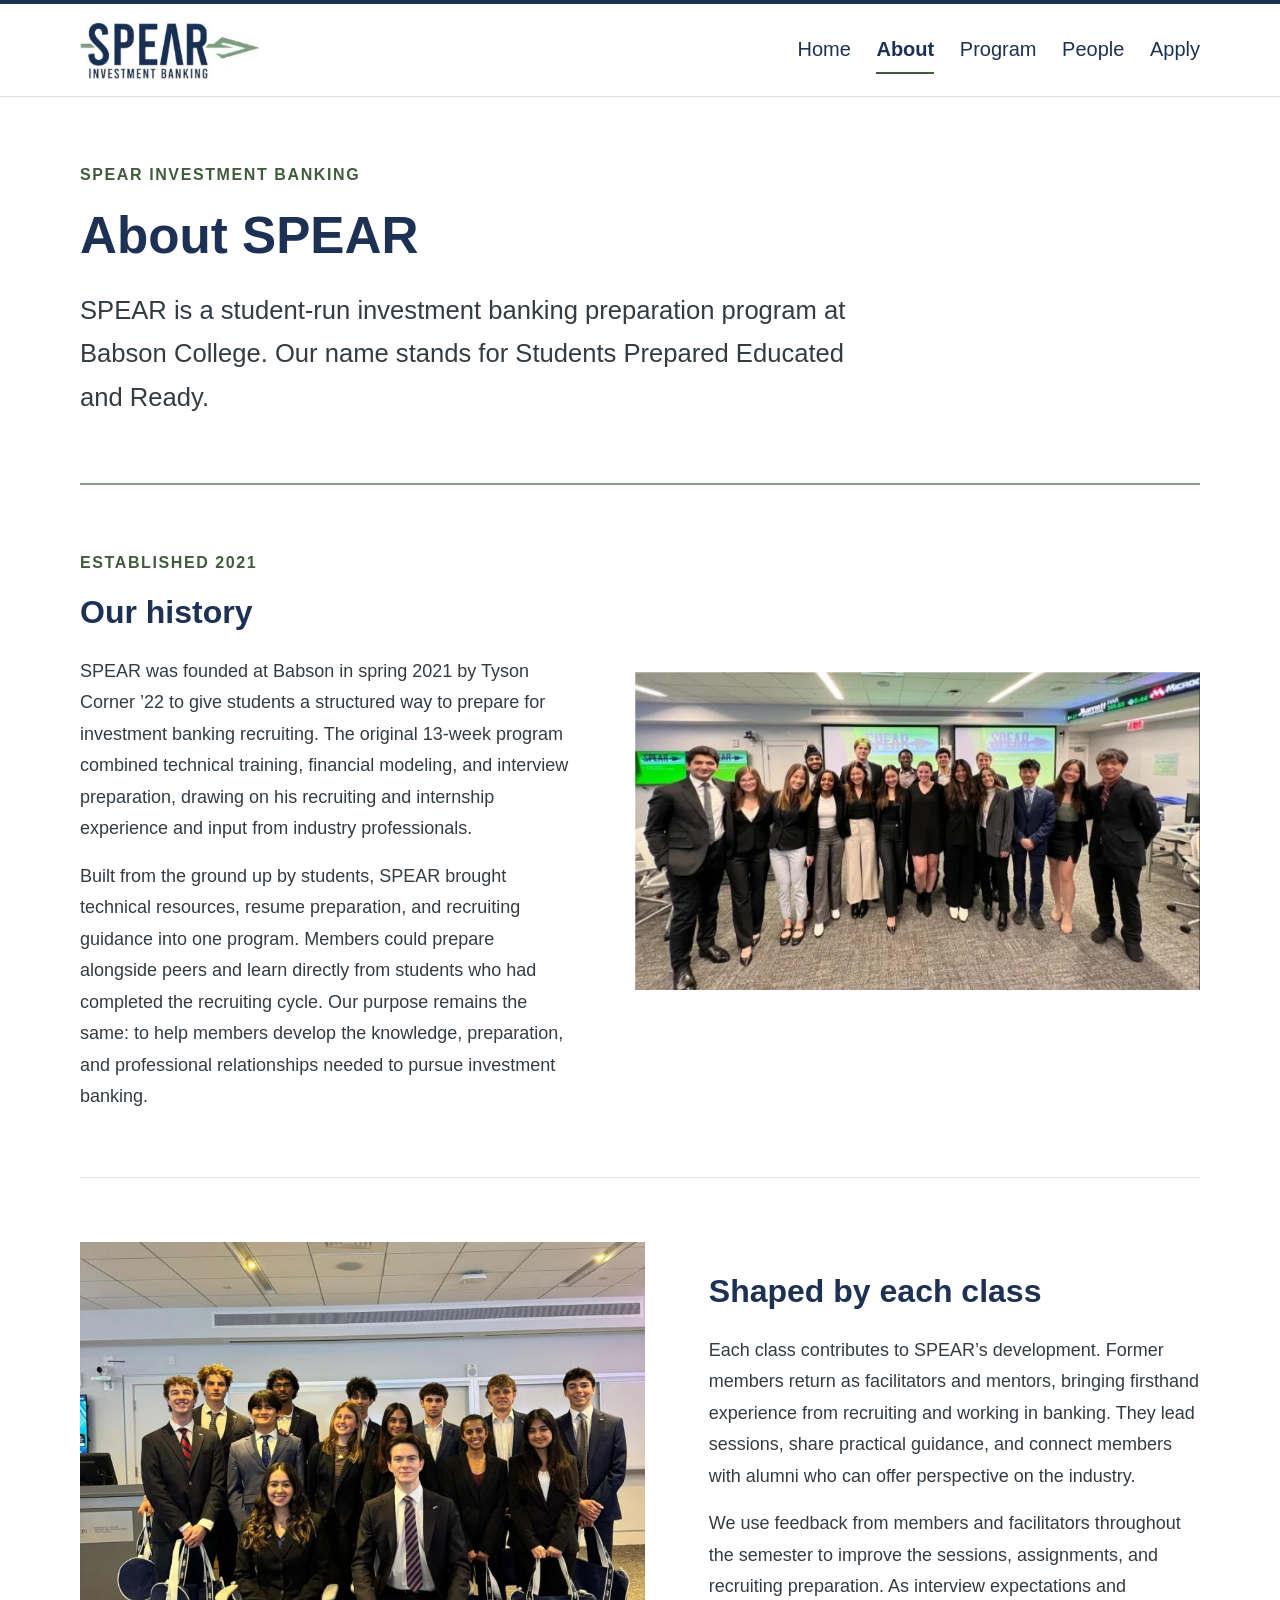
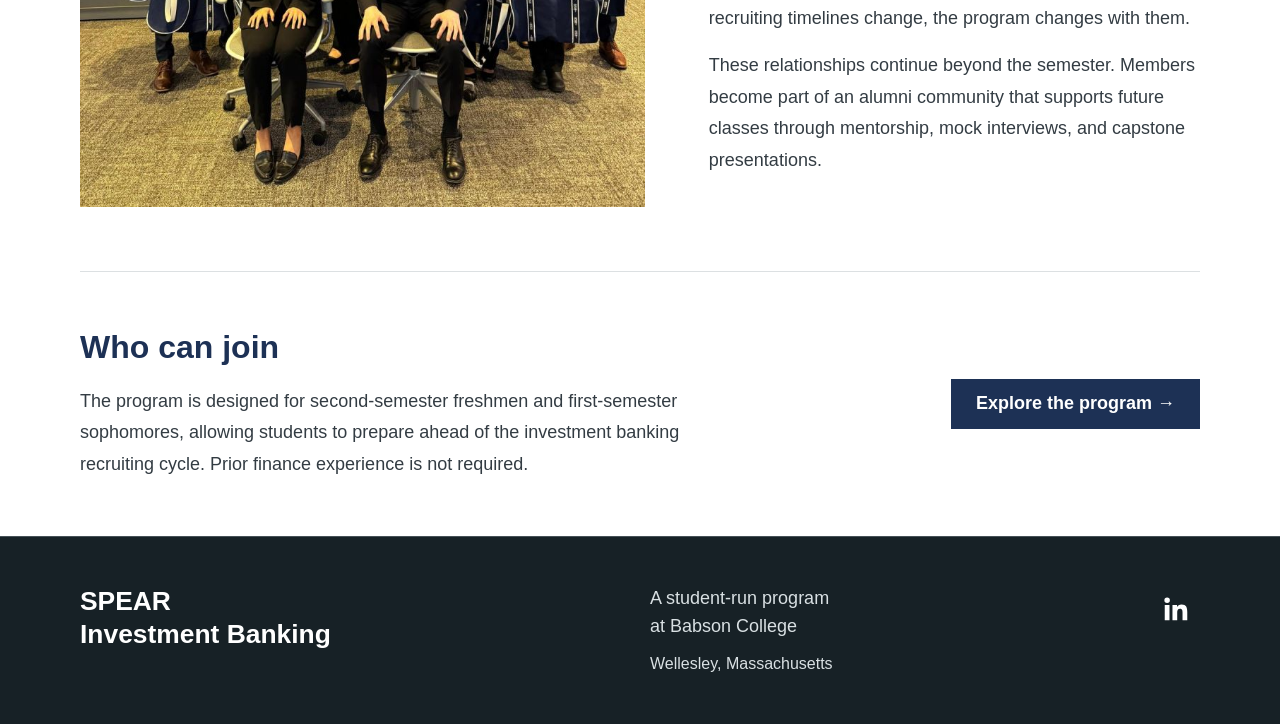
<file: about.html>
<!doctype html>
<html lang="en">
<head>
<meta charset="utf-8">
<meta name="viewport" content="width=device-width, initial-scale=1">
<title>About | SPEAR Investment Banking</title>
<meta name="description" content="About SPEAR Investment Banking, a student-run program at Babson College.">
<link rel="stylesheet" href="styles.css?v=about-overview-2">
</head>
<body>
<a class="skip-link" href="#main">Skip to content</a>
<header class="site-header"><div class="wrap header-inner">
<a class="logo" href="index.html" aria-label="SPEAR home"><img src="images/spear-logo.jpeg" alt="SPEAR Investment Banking"></a>
<nav class="nav-links" aria-label="Main navigation"><a href="index.html">Home</a>
<a href="about.html" aria-current="page">About</a>
<a href="program.html">Program</a>
<a href="people.html">People</a>
<a href="apply.html">Apply</a></nav>
</div></header>
<main id="main" class="about-page about-history-page">
<section class="wrap about-opening"><p class="overline">SPEAR Investment Banking</p><h1>About SPEAR</h1><p class="intro">SPEAR is a student-run investment banking preparation program at Babson College. Our name stands for Students Prepared Educated and Ready.</p></section>
<section class="wrap founding-story"><div><p class="overline">Established 2021</p><h2>Our history</h2><p>SPEAR was founded at Babson in spring 2021 by Tyson Corner ’22 to give students a structured way to prepare for investment banking recruiting. The original 13-week program combined technical training, financial modeling, and interview preparation, drawing on his recruiting and internship experience and input from industry professionals.</p><p>Built from the ground up by students, SPEAR brought technical resources, resume preparation, and recruiting guidance into one program. Members could prepare alongside peers and learn directly from students who had completed the recruiting cycle. Our purpose remains the same: to help members develop the knowledge, preparation, and professional relationships needed to pursue investment banking.</p></div><figure class="founding-photo"><img src="images/founding-class.webp" width="650" height="365" alt="SPEAR participants gathered in the Cutler Center" decoding="async"></figure></section>
<section class="wrap evolving-story"><figure class="cohort-photo"><img src="images/spear-cohort.jpg" width="800" height="1066" alt="SPEAR students gathered for a group photograph" loading="lazy" decoding="async"></figure><div><h2>Shaped by each class</h2><p>Each class contributes to SPEAR’s development. Former members return as facilitators and mentors, bringing firsthand experience from recruiting and working in banking. They lead sessions, share practical guidance, and connect members with alumni who can offer perspective on the industry.</p><p>We use feedback from members and facilitators throughout the semester to improve the sessions, assignments, and recruiting preparation. As interview expectations and recruiting timelines change, the program changes with them.</p><p>These relationships continue beyond the semester. Members become part of an alumni community that supports future classes through mentorship, mock interviews, and capstone presentations.</p></div></section>

<section class="wrap about-joining section"><div><h2>Who can join</h2><p>The program is designed for second-semester freshmen and first-semester sophomores, allowing students to prepare ahead of the investment banking recruiting cycle. Prior finance experience is not required.</p></div><a class="button" href="program.html">Explore the program →</a></section></main>
<footer class="site-footer"><div class="wrap footer-inner">
<p class="footer-title">SPEAR<br>Investment Banking</p>
<div class="footer-details"><p>A student-run program<br>at Babson College</p><p class="footer-location">Wellesley, Massachusetts</p></div>
<a class="footer-linkedin" href="https://www.linkedin.com/company/spear-ib/home/" aria-label="SPEAR Investment Banking on LinkedIn"><svg viewBox="0 0 24 24" aria-hidden="true" focusable="false"><path fill="currentColor" d="M20.447 20.452h-3.554v-5.569c0-1.328-.027-3.037-1.852-3.037-1.853 0-2.136 1.445-2.136 2.939v5.667H9.351V9h3.414v1.561h.049c.476-.9 1.637-1.85 3.37-1.85 3.601 0 4.267 2.37 4.267 5.455v6.286zM5.337 7.433a2.062 2.062 0 1 1 0-4.124 2.062 2.062 0 0 1 0 4.124zM7.119 20.452H3.555V9h3.564v11.452z"/></svg></a>
</div></footer>
</body>
</html>
</file>
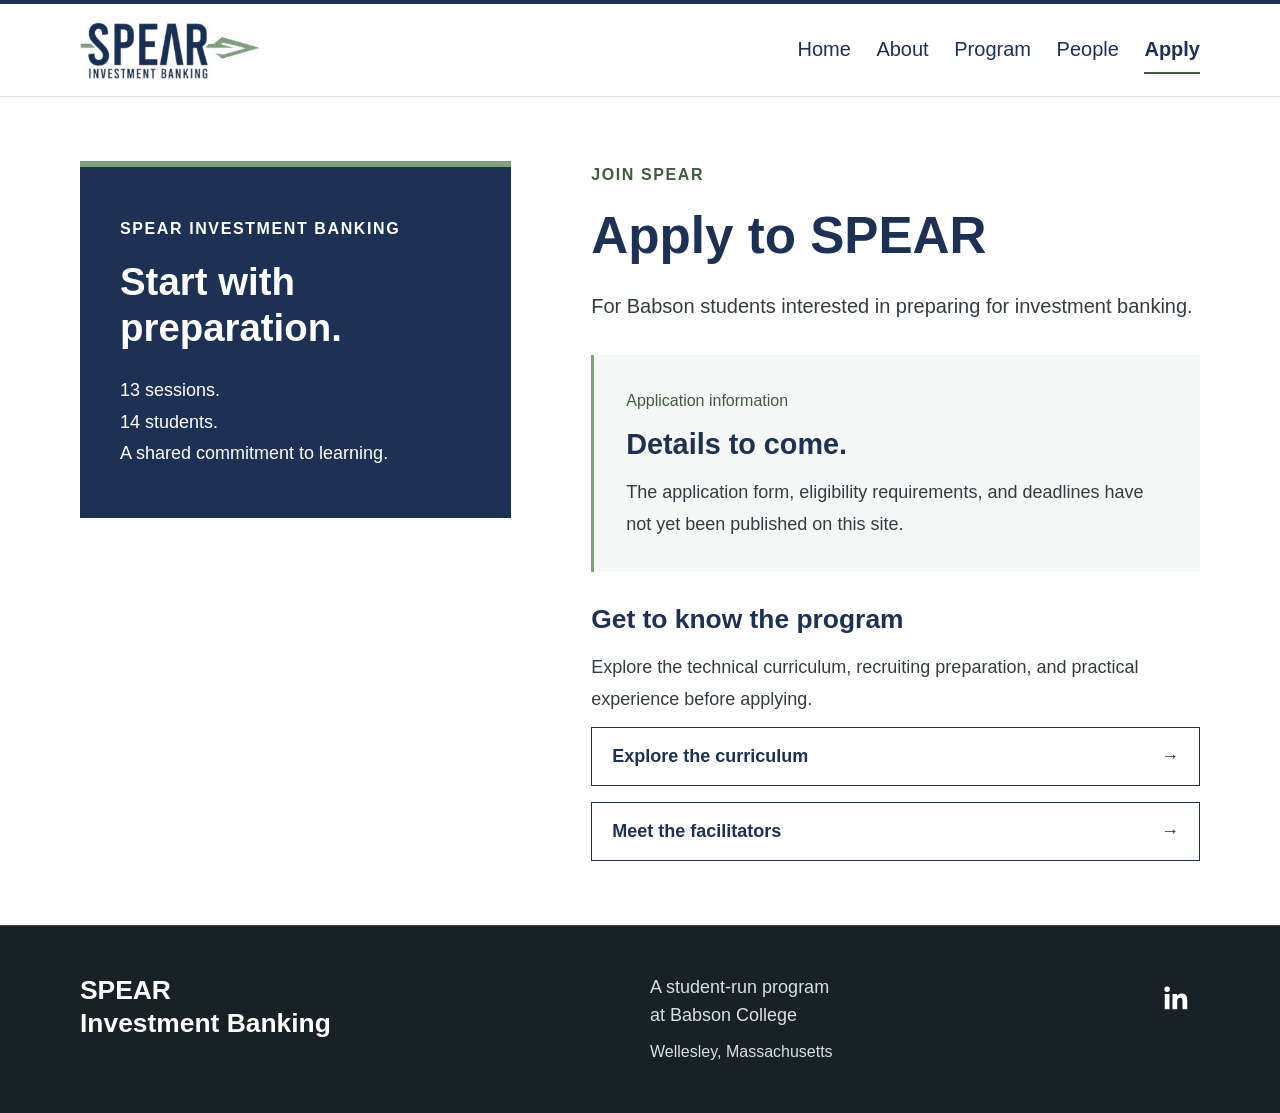
<file: apply.html>
<!doctype html>
<html lang="en">
<head>
<meta charset="utf-8">
<meta name="viewport" content="width=device-width, initial-scale=1">
<title>Apply | SPEAR Investment Banking</title>
<meta name="description" content="Application information for SPEAR Investment Banking at Babson College.">
<link rel="stylesheet" href="styles.css?v=about-history-1">
</head>
<body>
<a class="skip-link" href="#main">Skip to content</a>
<header class="site-header"><div class="wrap header-inner">
<a class="logo" href="index.html" aria-label="SPEAR home"><img src="images/spear-logo.jpeg" alt="SPEAR Investment Banking"></a>
<nav class="nav-links" aria-label="Main navigation"><a href="index.html">Home</a>
<a href="about.html">About</a>
<a href="program.html">Program</a>
<a href="people.html">People</a>
<a href="apply.html" aria-current="page">Apply</a></nav>
</div></header>
<main id="main" class="apply-page"><div class="wrap apply-layout"><aside class="apply-visual"><div><p class="overline">SPEAR Investment Banking</p><h2>Start with<br>preparation.</h2><p>13 sessions.<br>14 students.<br>A shared commitment to learning.</p></div></aside><div class="apply-content"><p class="overline">Join SPEAR</p><h1>Apply to SPEAR</h1><p class="intro">For Babson students interested in preparing for investment banking.</p><section class="application-status" aria-labelledby="application-status-title"><p class="status-label">Application information</p><h2 id="application-status-title">Details to come.</h2><p>The application form, eligibility requirements, and deadlines have not yet been published on this site.</p></section><section class="application-prepare"><h2>Get to know the program</h2><p>Explore the technical curriculum, recruiting preparation, and practical experience before applying.</p><a class="application-link" href="program.html"><span>Explore the curriculum</span><span aria-hidden="true">→</span></a><a class="application-link" href="people.html"><span>Meet the facilitators</span><span aria-hidden="true">→</span></a></section></div></div></main>
<footer class="site-footer"><div class="wrap footer-inner">
<p class="footer-title">SPEAR<br>Investment Banking</p>
<div class="footer-details"><p>A student-run program<br>at Babson College</p><p class="footer-location">Wellesley, Massachusetts</p></div>
<a class="footer-linkedin" href="https://www.linkedin.com/company/spear-ib/home/" aria-label="SPEAR Investment Banking on LinkedIn"><svg viewBox="0 0 24 24" aria-hidden="true" focusable="false"><path fill="currentColor" d="M20.447 20.452h-3.554v-5.569c0-1.328-.027-3.037-1.852-3.037-1.853 0-2.136 1.445-2.136 2.939v5.667H9.351V9h3.414v1.561h.049c.476-.9 1.637-1.85 3.37-1.85 3.601 0 4.267 2.37 4.267 5.455v6.286zM5.337 7.433a2.062 2.062 0 1 1 0-4.124 2.062 2.062 0 0 1 0 4.124zM7.119 20.452H3.555V9h3.564v11.452z"/></svg></a>
</div></footer>
</body>
</html>
</file>
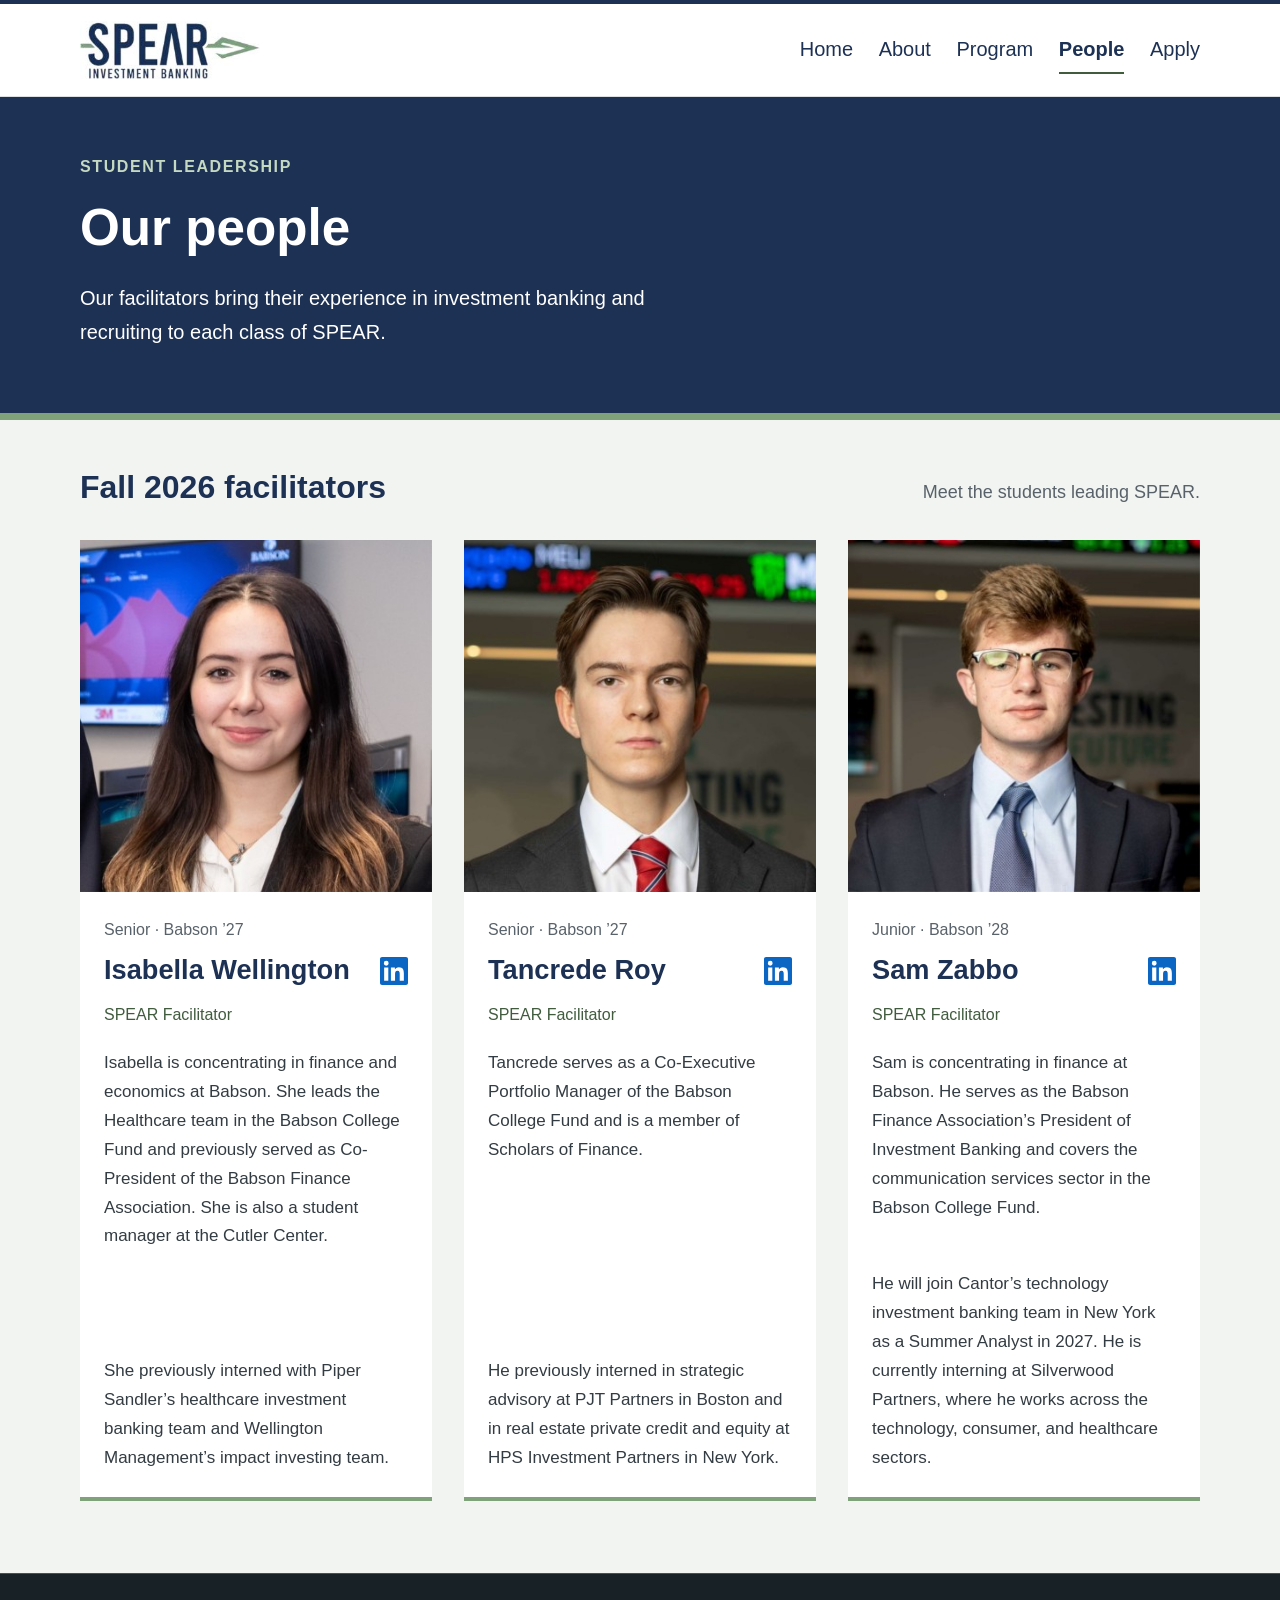
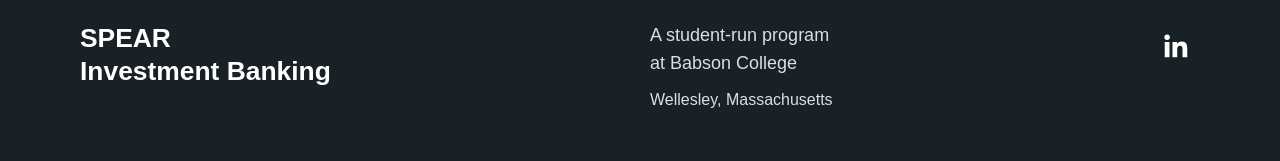
<file: people.html>
<!doctype html>
<html lang="en">
<head>
<meta charset="utf-8">
<meta name="viewport" content="width=device-width, initial-scale=1">
<title>People | SPEAR Investment Banking</title>
<meta name="description" content="Student leadership, mentorship, and alumni connections at SPEAR.">
<link rel="stylesheet" href="styles.css?v=polish-1">
</head>
<body>
<a class="skip-link" href="#main">Skip to content</a>
<header class="site-header"><div class="wrap header-inner">
<a class="logo" href="index.html" aria-label="SPEAR home"><img src="images/spear-logo.jpeg" alt="SPEAR Investment Banking"></a>
<nav class="nav-links" aria-label="Main navigation"><a href="index.html">Home</a>
<a href="about.html">About</a>
<a href="program.html">Program</a>
<a href="people.html" aria-current="page">People</a>
<a href="apply.html">Apply</a></nav>
</div></header>
<main id="main" class="people-page people-editorial"><section class="team-title-band"><div class="wrap"><p class="overline">Student leadership</p><h1>Our people</h1><p class="intro">Our facilitators bring their experience in investment banking and recruiting to each class of SPEAR.</p></div></section><section class="wrap team-showcase" aria-labelledby="team-heading"><div class="team-showcase-heading"><h2 id="team-heading">Fall 2026 facilitators</h2><p>Meet the students leading SPEAR.</p></div><div class="team-profile-grid"><article class="team-profile"><figure class="person-portrait"><img src="images/people/isabella.jpg" alt="Isabella Wellington" width="400" height="400" decoding="async"></figure><div class="team-profile-content"><p class="class-year">Senior · Babson ’27</p><div class="profile-title"><h3>Isabella Wellington</h3><a class="linkedin-link" href="https://www.linkedin.com/in/isabella-wellington" aria-label="Isabella Wellington on LinkedIn" title="Isabella Wellington on LinkedIn"><svg viewBox="0 0 24 24" aria-hidden="true" focusable="false"><path fill="currentColor" d="M20.447 20.452h-3.554v-5.569c0-1.328-.027-3.037-1.852-3.037-1.853 0-2.136 1.445-2.136 2.939v5.667H9.351V9h3.414v1.561h.049c.476-.9 1.637-1.85 3.37-1.85 3.601 0 4.267 2.37 4.267 5.455v6.286zM5.337 7.433a2.062 2.062 0 1 1 0-4.124 2.062 2.062 0 0 1 0 4.124zM7.119 20.452H3.555V9h3.564v11.452zM22.225 0H1.771C.792 0 0 .774 0 1.729v20.542C0 23.227.792 24 1.771 24h20.451C23.2 24 24 23.227 24 22.271V1.729C24 .774 23.2 0 22.222 0z"/></svg></a></div><p class="profile-position">SPEAR Facilitator</p><div class="profile-bio"><p>Isabella is concentrating in finance and economics at Babson. She leads the Healthcare team in the Babson College Fund and previously served as Co-President of the Babson Finance Association. She is also a student manager at the Cutler Center.</p><p class="profile-experience">She previously interned with Piper Sandler’s healthcare investment banking team and Wellington Management’s impact investing team.</p></div></div></article>
<article class="team-profile"><figure class="person-portrait"><img src="images/people/tancrede.jpg" alt="Tancrede Roy" width="400" height="400" decoding="async" class="portrait-trim"></figure><div class="team-profile-content"><p class="class-year">Senior · Babson ’27</p><div class="profile-title"><h3>Tancrede Roy</h3><a class="linkedin-link" href="https://www.linkedin.com/in/tancrede-roy" aria-label="Tancrede Roy on LinkedIn" title="Tancrede Roy on LinkedIn"><svg viewBox="0 0 24 24" aria-hidden="true" focusable="false"><path fill="currentColor" d="M20.447 20.452h-3.554v-5.569c0-1.328-.027-3.037-1.852-3.037-1.853 0-2.136 1.445-2.136 2.939v5.667H9.351V9h3.414v1.561h.049c.476-.9 1.637-1.85 3.37-1.85 3.601 0 4.267 2.37 4.267 5.455v6.286zM5.337 7.433a2.062 2.062 0 1 1 0-4.124 2.062 2.062 0 0 1 0 4.124zM7.119 20.452H3.555V9h3.564v11.452zM22.225 0H1.771C.792 0 0 .774 0 1.729v20.542C0 23.227.792 24 1.771 24h20.451C23.2 24 24 23.227 24 22.271V1.729C24 .774 23.2 0 22.222 0z"/></svg></a></div><p class="profile-position">SPEAR Facilitator</p><div class="profile-bio"><p>Tancrede serves as a Co-Executive Portfolio Manager of the Babson College Fund and is a member of Scholars of Finance.</p><p class="profile-experience">He previously interned in strategic advisory at PJT Partners in Boston and in real estate private credit and equity at HPS Investment Partners in New York.</p></div></div></article>
<article class="team-profile"><figure class="person-portrait"><img src="images/people/sam.jpg" alt="Sam Zabbo" width="400" height="400" decoding="async"></figure><div class="team-profile-content"><p class="class-year">Junior · Babson ’28</p><div class="profile-title"><h3>Sam Zabbo</h3><a class="linkedin-link" href="https://www.linkedin.com/in/sam-zabbo-a08695302" aria-label="Sam Zabbo on LinkedIn" title="Sam Zabbo on LinkedIn"><svg viewBox="0 0 24 24" aria-hidden="true" focusable="false"><path fill="currentColor" d="M20.447 20.452h-3.554v-5.569c0-1.328-.027-3.037-1.852-3.037-1.853 0-2.136 1.445-2.136 2.939v5.667H9.351V9h3.414v1.561h.049c.476-.9 1.637-1.85 3.37-1.85 3.601 0 4.267 2.37 4.267 5.455v6.286zM5.337 7.433a2.062 2.062 0 1 1 0-4.124 2.062 2.062 0 0 1 0 4.124zM7.119 20.452H3.555V9h3.564v11.452zM22.225 0H1.771C.792 0 0 .774 0 1.729v20.542C0 23.227.792 24 1.771 24h20.451C23.2 24 24 23.227 24 22.271V1.729C24 .774 23.2 0 22.222 0z"/></svg></a></div><p class="profile-position">SPEAR Facilitator</p><div class="profile-bio"><p>Sam is concentrating in finance at Babson. He serves as the Babson Finance Association’s President of Investment Banking and covers the communication services sector in the Babson College Fund.</p><p class="profile-experience">He will join Cantor’s technology investment banking team in New York as a Summer Analyst in 2027. He is currently interning at Silverwood Partners, where he works across the technology, consumer, and healthcare sectors.</p></div></div></article></div></section></main>
<footer class="site-footer"><div class="wrap footer-inner">
<p class="footer-title">SPEAR<br>Investment Banking</p>
<div class="footer-details"><p>A student-run program<br>at Babson College</p><p class="footer-location">Wellesley, Massachusetts</p></div>
<a class="footer-linkedin" href="https://www.linkedin.com/company/spear-ib/home/" aria-label="SPEAR Investment Banking on LinkedIn"><svg viewBox="0 0 24 24" aria-hidden="true" focusable="false"><path fill="currentColor" d="M20.447 20.452h-3.554v-5.569c0-1.328-.027-3.037-1.852-3.037-1.853 0-2.136 1.445-2.136 2.939v5.667H9.351V9h3.414v1.561h.049c.476-.9 1.637-1.85 3.37-1.85 3.601 0 4.267 2.37 4.267 5.455v6.286zM5.337 7.433a2.062 2.062 0 1 1 0-4.124 2.062 2.062 0 0 1 0 4.124zM7.119 20.452H3.555V9h3.564v11.452z"/></svg></a>
</div></footer>
</body>
</html>
</file>
<file: styles.css>
/* Shared colors and type: restrained institutional styling across all pages. */
:root {
  --navy: #1d3155;
  --green: #80a27b;
  --green-ink: #405c3d;
  --text: #333c43;
  --muted: #59626a;
  --line: #dce0e2;
  --white: #ffffff;
  --surface: #f6f7f7;
  --sans: Calibri, Arial, Helvetica, sans-serif;
}
* { box-sizing: border-box; }
html { scroll-behavior: smooth; scroll-padding-top: 7rem; }
body { margin: 0; background: var(--white); color: var(--text); font: 1.125rem/1.75 var(--sans); }
a { color: var(--navy); text-underline-offset: .25em; }
a:hover { color: var(--green-ink); }
a:focus-visible { outline: 2px solid var(--green-ink); outline-offset: 5px; }
h1, h2, h3, p, figure { margin: 0; }
h1, h2, h3 { font-family: var(--sans); font-weight: 700; color: var(--navy); line-height: 1.2; }
h1 { font-size: clamp(2.25rem, 4vw, 3.5rem); }
h2 { font-size: clamp(1.875rem, 2.5vw, 2.25rem); }
h3 { font-size: 1.5rem; }
p + p { margin-top: 1rem; }
img { max-width: 100%; display: block; }
.wrap { width: min(1120px, 88%); margin-inline: auto; }
.site-header { position: sticky; top: 0; z-index: 10; background: var(--white); border-top: 4px solid var(--navy); border-bottom: 1px solid var(--line); }
.header-inner { min-height: 92px; display: flex; justify-content: space-between; align-items: center; gap: 2rem; padding-block: 1rem; }
.logo { width: 180px; flex-shrink: 0; }
.nav-links { display: flex; flex-wrap: wrap; gap: 1.6rem; align-items: center; }
.nav-links a { display: inline-flex; align-items: center; min-height: 48px; font-size: 1.25rem; text-decoration: none; border-bottom: 2px solid transparent; }
.nav-links a:hover, .nav-links a[aria-current="page"] { border-bottom-color: var(--green-ink); }
.nav-links a[aria-current="page"] { font-weight: 700; }
.skip-link { position: fixed; top: -10rem; left: 1rem; padding: .75rem 1rem; background: var(--white); z-index: 20; }
.skip-link:focus { top: 1rem; }
.overline { font-size: 1rem; font-weight: 600; letter-spacing: .1em; text-transform: uppercase; color: var(--green-ink); margin-bottom: 1rem; }
.intro { font-size: 1.25rem; line-height: 1.7; margin-top: 1.4rem; max-width: 62ch; }
.button { display: inline-block; margin-top: 1.6rem; padding: .65rem 1.5rem; background: var(--navy); color: var(--white); font-size: 1.125rem; font-weight: 600; line-height: 1.5; min-height: 48px; text-decoration: none; border: 1px solid var(--navy); }
.button:hover { color: var(--white); background: var(--green-ink); border-color: var(--green-ink); }
.section { padding-block: 3.5rem; }
.section h2 { margin-bottom: 1.25rem; }
.overview { display: grid; grid-template-columns: minmax(0, 1.4fr) minmax(0, 1fr); gap: 5rem; border-top: 1px solid var(--line); }
.overview p { max-width: 62ch; }
.text-link { display: inline-block; margin-top: 1rem; font-size: 1.125rem; }
.program-facts { margin: 0; align-self: center; border-top: 2px solid var(--green); }
.program-facts > div { display: grid; grid-template-columns: 5rem 1fr; gap: 1.5rem; border-bottom: 1px solid var(--line); padding-block: 1rem; font-size: 1.125rem; }
.program-facts dt { font-weight: 700; color: var(--navy); }
.program-facts dd { margin: 0; }
.placement-section { background: var(--surface); border-block: 1px solid var(--line); }
.placement-description { color: var(--muted); }
.recruitment-summary p { max-width: 65ch; }
.page-heading { padding-block: 3.5rem 2.8rem; border-bottom: 1px solid var(--line); }
.page-content { padding-block: .5rem 3rem; }
.text-section { display: grid; grid-template-columns: minmax(0, 1fr) minmax(0, 2fr); gap: 4rem; padding-block: 2.5rem; border-bottom: 1px solid var(--line); }
.text-section:last-child { border-bottom: 0; }
.text-section p { max-width: 66ch; }
.program-summary { padding-block: 1.5rem .5rem; color: var(--muted); font-size: 1.125rem; }
.topic-list { columns: 2; column-gap: 2rem; margin: 1rem 0 0; padding-left: 1.2rem; }
.topic-list li { padding-block: .35rem; break-inside: avoid; }
.availability { color: var(--muted); }
.site-footer { background: var(--white); border-top: 3px solid var(--navy); padding-block: 2rem; }
.footer-inner { display: flex; justify-content: space-between; gap: 2rem; }
.footer-title { font-family: var(--sans); color: var(--navy); font-size: 1.25rem; font-weight: 600; }
.site-footer p:not(.footer-title) { font-size: 1rem; color: var(--muted); margin-top: .4rem; }
.site-footer nav { display: flex; gap: .5rem 1.25rem; flex-wrap: wrap; align-content: start; }
.site-footer nav a { display: inline-flex; align-items: center; min-height: 44px; font-size: 1.125rem; }
@media (max-width: 900px) {
  .header-inner { flex-direction: column; gap: .5rem; }
  .logo { width: 165px; }
  .nav-links { justify-content: center; gap: .25rem 1.5rem; }
  .overview { gap: 2.5rem; }
  .text-section { gap: 2rem; grid-template-columns: minmax(0, 1fr) minmax(0, 1.8fr); }
  .footer-inner { flex-direction: column; }
  html { scroll-padding-top: 10rem; }
}
@media (max-width: 640px) {
  .site-header { position: relative; }
  html { scroll-padding-top: 1rem; }
  .wrap { width: 88%; }
  .overview, .text-section { grid-template-columns: minmax(0, 1fr); gap: 1.5rem; }
      .section { padding-block: 2.5rem; }
  .page-heading { padding-block: 2.5rem 2rem; }
  .text-section { padding-block: 2rem; }
  .topic-list { columns: 1; }
}
@media (prefers-reduced-motion: reduce) { html { scroll-behavior: auto; } }

/* Homepage photograph and vertical contrast overlay. */
.home-hero { position: relative; isolation: isolate; overflow: hidden; background: var(--navy); min-height: clamp(540px, 48vw, 650px); display: flex; align-items: flex-end; }
.hero-backdrop { position: absolute; inset: 0; width: 100%; height: 100%; object-fit: cover; object-position: center 40%; z-index: -2; }
.hero-shade { position: absolute; inset: 0; background: linear-gradient(180deg, rgba(12,24,39,.08) 20%, rgba(12,24,39,.38) 48%, rgba(12,24,39,.9) 100%); z-index: -1; }
.hero-content { padding-block: 3rem; color: var(--white); }
.hero-content .overline { color: var(--white); margin-bottom: .7rem; }
.hero-content h1 { color: var(--white); font-size: clamp(2.25rem, 4vw, 3.25rem); max-width: 24ch; }
.hero-description { max-width: 58ch; margin-top: 1rem; font-size: 1.25rem; color: var(--white); }
.hero-content .button { border-color: var(--white); background: var(--white); color: var(--navy); }
.hero-content .button:hover { background: var(--green); border-color: var(--green); }
.hero-content a:focus-visible { outline-color: var(--white); }
.team-heading { margin-bottom: 2.5rem; }
.team-heading p { color: var(--muted); margin-top: .8rem; }
.facilitator-grid { display: grid; grid-template-columns: repeat(3, minmax(0, 1fr)); gap: 2.5rem; }
.facilitator { border-top: 3px solid var(--green); padding-top: 1.5rem; }
.facilitator h3 { font-size: 1.75rem; }
.class-year { color: var(--muted); font-size: 1rem; margin-bottom: .6rem; }
.facilitator .role { color: var(--green-ink); font-size: 1.125rem; font-weight: 700; margin-top: .5rem; }
.facilitator > p:not(.class-year):not(.role) { margin-top: 1.1rem; }
.profile-links { display: flex; flex-wrap: wrap; gap: .7rem 1.2rem; margin-top: 1.3rem; font-size: 1.125rem; }
@media (max-width: 960px) {
  .facilitator-grid { grid-template-columns: 1fr; gap: 2rem; }
  .facilitator { max-width: 65ch; }
}
@media (max-width: 640px) {
  .home-hero { min-height: 570px; }
  .hero-content { padding-block: 2rem; }
  .hero-backdrop { object-position: 52% center; }
  .hero-shade { background: linear-gradient(180deg, rgba(12,24,39,.1) 10%, rgba(12,24,39,.55) 40%, rgba(12,24,39,.94) 100%); }
  .hero-description { max-width: 100%; font-size: 1.125rem; }
}

/* Two continuous rows with feathered edges and a static reduced-motion layout. */
.logo-carousel { position: relative; margin-top: 1.5rem; }
.logo-controls { position: absolute; z-index: 2; right: 0; top: -2rem; }
.logo-toggle:not(:focus-visible) { position: absolute; width: 1px; height: 1px; padding: 0; margin: -1px; overflow: hidden; clip-path: inset(50%); white-space: nowrap; }
.logo-toggle { border: 1px solid var(--line); padding: .4rem .9rem; min-height: 44px; background: var(--white); color: var(--navy); font: 1rem var(--sans); cursor: pointer; }
.logo-toggle:hover { border-color: var(--navy); }
.logo-toggle:focus-visible, .logo-viewport:focus-visible { outline: 2px solid var(--green-ink); outline-offset: 4px; }
.logo-carousel [hidden] { display: none !important; }
.logo-viewport { background: transparent; }
.logo-row { overflow-x: auto; }
.logo-carousel.is-enhanced .logo-row {
  overflow: hidden;
  mask-image: linear-gradient(to right, transparent, #000 72px, #000 calc(100% - 72px), transparent);
  -webkit-mask-image: linear-gradient(to right, transparent, #000 72px, #000 calc(100% - 72px), transparent);
}
.logo-row + .logo-row { margin-top: .5rem; }
.logo-track { display: flex; width: max-content; }
.logo-group { display: flex; align-items: center; flex: 0 0 auto; gap: 2rem; list-style: none; margin: 0; padding: .75rem 2rem .75rem 0; }
.logo-group li { width: 190px; height: 84px; flex: 0 0 auto; display: flex; align-items: center; justify-content: center; padding: .5rem; }
.logo-group img { width: var(--logo-width, 165px); height: var(--logo-height, 50px); object-fit: contain; object-position: center; transform: translateY(var(--logo-offset-y, 0px)); mix-blend-mode: multiply; }
.logo-group img[src*="pjt."] { filter: brightness(0); --logo-width: 90px; }
.logo-group img[src*="william-blair"] { filter: brightness(0); --logo-width: 165px; }
.logo-group img[src*="wells-fargo"] { --logo-width: 68px; --logo-height: 68px; mix-blend-mode: normal; }
.logo-group img[src*="goldman-sachs"] { --logo-width: 92px; --logo-height: 64px; }
.logo-group img[src*="deutsche-bank"] { --logo-width: 180px; --logo-height: 50px; }
.logo-group img[src*="rbc."] { --logo-width: 145px; --logo-height: 64px; }
.logo-group img[src*="stifel"] { --logo-width: 130px; }
.logo-group img[src*="bmo."] { --logo-width: 130px; }
.logo-group img[src*="jefferies"] { --logo-width: 140px; }
.logo-fallback { color: var(--navy); font-weight: 700; text-align: center; }
.logo-carousel.is-enhanced .logo-viewport { overflow-x: hidden; }
.logo-carousel.is-enhanced .logo-track { animation: logos-scroll 55s linear infinite; }
.logo-carousel.is-enhanced .logo-row:nth-child(2) .logo-track { animation-direction: reverse; }
.logo-carousel:hover .logo-track,
.logo-carousel:focus-within .logo-track,
.logo-carousel[data-paused="true"] .logo-track { animation-play-state: paused; }
@keyframes logos-scroll { to { transform: translateX(-50%); } }
@media (prefers-reduced-motion: reduce) {
  .logo-carousel.is-enhanced .logo-track { animation: none; transform: none; }
  .logo-carousel.is-enhanced .logo-row { overflow: visible; mask-image: none; -webkit-mask-image: none; }
  .logo-track { width: 100%; }
  .logo-group { width: 100%; flex-wrap: wrap; justify-content: center; gap: 1rem; padding: 1rem 0; }
  .logo-group[aria-hidden="true"], .logo-controls { display: none; }
}

.logo-group img[src*="moelis"] { --logo-width: 135px; --logo-height: 40px; }
.logo-group img[src*="bank-of-america"] { --logo-width: 185px; }
.logo-group img[src*="goldman-sachs"] { --logo-width: 105px; }

.logo-group img[src*="Cantor_logo"] { --logo-width: 130px; }
@media (max-width: 640px) { .logo-carousel.is-enhanced .logo-row { mask-image: linear-gradient(to right, transparent, #000 32px, #000 calc(100% - 32px), transparent); -webkit-mask-image: linear-gradient(to right, transparent, #000 32px, #000 calc(100% - 32px), transparent); } }
@media (max-width: 640px) and (prefers-reduced-motion: reduce) { .logo-carousel.is-enhanced .logo-row { mask-image: none; -webkit-mask-image: none; } }

/* Keep larger text comfortable in narrow layouts. */
.text-section > div, .facilitator { min-width: 0; }
.profile-links a { display: inline-flex; align-items: center; min-height: 44px; }
@media (max-width: 640px) {
  .nav-links { column-gap: 1.25rem; }
  .nav-links a { font-size: 1.125rem; }
  .program-facts > div { grid-template-columns: 5rem minmax(0, 1fr); gap: 1rem; }
}

/* Optical centering: long descenders make these wordmarks appear above center. */
.logo-group img[src*="jpmorgan"] { --logo-offset-y: 4px; }
.logo-group img[src*="morgan-stanley"] { --logo-offset-y: 2px; }

/* Interior pages: individual compositions, shared typography and palette. */
.about-opening { padding-block: 4rem 2.5rem; }
.about-opening h1 { max-width: 22ch; }
.about-photo img { width: 100%; height: clamp(260px, 34vw, 440px); object-fit: cover; object-position: center 43%; }
.about-story { display: grid; grid-template-columns: 1fr 1fr; gap: 5rem; }
.about-principles { padding-block: 3.5rem; background: var(--surface); }
.principle-grid { display: grid; grid-template-columns: repeat(3,1fr); gap: 3rem; }
.principle-grid article { border-top: 2px solid var(--green); padding-top: 1.5rem; }
.principle-grid h2 { font-size: 1.65rem; margin-bottom: 1rem; }
.program-opening { background: var(--navy); padding-block: 3.5rem; color: var(--white); }
.program-opening h1, .program-opening .overline { color: var(--white); }
.program-opening h1 { font-size: clamp(2.25rem,3.6vw,3.25rem); }
.program-opening-grid { display: grid; grid-template-columns: 1.1fr 1fr; align-items: center; gap: 3rem; }
.program-opening figure { align-self: stretch; min-height: 380px; }
.program-opening img { width: 100%; height: 100%; object-fit: cover; object-position: 42% center; }
.course-stats { display: flex; gap: 3rem; margin: 2rem 0 0; }
.course-stats dt { font-size: 2.75rem; line-height: 1.2; }
.course-stats dd { margin: .25rem 0 0; font-size: 1rem; }
.curriculum-layout { display: grid; grid-template-columns: .9fr 1.4fr; gap: 4rem; }
.curriculum-intro p:last-child { margin-top: 1.5rem; max-width: 28ch; }
.curriculum-list details { border-bottom: 1px solid var(--line); }
.curriculum-list details:first-child { border-top: 1px solid var(--line); }
.curriculum-list summary { cursor: pointer; padding: 1.4rem 0; font-size: 1.4rem; font-weight: 600; color: var(--navy); }
.curriculum-list summary span { font-size: 1rem; color: var(--green-ink); margin-inline: .35rem .7rem; }
.curriculum-list details > div { padding: 0 0 1.5rem 1.7rem; }
.curriculum-list ul { padding-left: 1.25rem; margin-bottom: 0; }
.curriculum-list summary:focus-visible { outline: 2px solid var(--green-ink); outline-offset: 4px; }
.session-band { background: var(--surface); padding-block: 3rem; }
.session-band ol { display: grid; grid-template-columns: repeat(4,1fr); gap: 2rem; margin: 2rem 0 0; padding-left: 1.4rem; }
.session-band li { padding-left: .35rem; }
.people-opening { display: flex; align-items: flex-end; justify-content: space-between; gap: 3rem; padding-block: 4rem 3rem; }
.people-opening .intro { max-width: 34ch; margin: 0 0 .3rem; }
.people-banner { height: 240px; overflow: hidden; }
.people-banner img { width: 100%; height: 100%; object-fit: cover; object-position: center 37%; }
.directory-heading { display: flex; justify-content: space-between; gap: 3rem; align-items: baseline; margin-bottom: 2rem; }
.directory-heading p { max-width: 33ch; color: var(--muted); }
.directory-person { display: grid; grid-template-columns: 1fr 1.55fr; gap: 4rem; border-top: 1px solid var(--line); padding-block: 2.5rem; }
.directory-person:first-of-type { border-top: 3px solid var(--green); }
.person-name h3 { font-size: 1.85rem; }
.person-name .role { color: var(--green-ink); font-size: 1rem; margin-top: .5rem; }
.person-story { max-width: 62ch; }
.apply-layout { display: grid; grid-template-columns: .85fr 1.2fr; gap: 5rem; padding-block: 4rem; align-items: start; }
.apply-visual { background: var(--navy); color: var(--white); }
.apply-visual img { width: 100%; height: 270px; object-fit: cover; object-position: 40% center; }
.apply-visual > div { padding: 2.5rem; }
.apply-visual h2, .apply-visual .overline { color: var(--white); }
.apply-visual h2 { font-size: 2.4rem; margin-bottom: 1.5rem; }
.application-status { background: var(--surface); border-left: 3px solid var(--green); padding: 2rem; margin-block: 2rem; }
.status-label { font-size: 1rem; color: var(--green-ink); margin-bottom: .75rem; }
.application-status h2 { font-size: 1.8rem; margin-bottom: 1rem; }
.application-prepare h2 { font-size: 1.65rem; margin-bottom: 1rem; }
.application-link { display: flex; justify-content: space-between; gap: 1rem; border-bottom: 1px solid var(--line); text-decoration: none; padding-block: 1rem; }
.application-link:first-of-type { margin-top: .75rem; }
@media (max-width: 900px) {
 .about-story, .curriculum-layout, .apply-layout { gap: 2.5rem; }
 .program-opening-grid { grid-template-columns: 1fr; }
 .program-opening figure { min-height: 0; height: 320px; }
 .people-opening, .directory-heading { flex-direction: column; align-items: flex-start; gap: 1.5rem; }
 .people-opening .intro, .directory-heading p { max-width: 55ch; }
 .principle-grid { gap: 1.5rem; }
 .directory-person { gap: 2rem; grid-template-columns: 1fr 1.4fr; }
 .apply-layout { grid-template-columns: .8fr 1.2fr; }
 .apply-visual > div { padding: 1.5rem; }
}
@media (max-width: 640px) {
 .about-opening, .people-opening { padding-block: 2.5rem 2rem; }
 .about-story, .principle-grid, .curriculum-layout, .directory-person, .apply-layout { grid-template-columns: 1fr; }
 .about-story, .directory-person { gap: 1.5rem; }
 .program-opening { padding-block: 2.5rem; }
 .program-opening figure { height: 250px; }
 .session-band ol { grid-template-columns: 1fr 1fr; }
 .people-banner { height: 200px; }
 .apply-layout { padding-block: 2.5rem; }
 .apply-content { grid-row: 1; }
 .apply-visual img { height: 200px; }
 .application-status { padding: 1.5rem; }
 .curriculum-list summary { font-size: 1.25rem; }
}

.linkedin-link { display: inline-flex; align-items: center; justify-content: center; width: 44px; height: 44px; margin-top: .75rem; color: #0a66c2; }
.linkedin-link svg { width: 28px; height: 28px; }
.linkedin-link:hover { color: var(--navy); }
.people-page .team-directory { padding-top: 1rem; }

/* Facilitator portrait layout. */
.people-page .directory-person { grid-template-columns: 180px minmax(0, 1fr) minmax(0, 1.35fr); align-items: center; gap: 2rem; }
.person-portrait { width: 180px; aspect-ratio: 1; overflow: hidden; background: var(--surface); }
.person-portrait img { width: 100%; height: 100%; object-fit: cover; object-position: center; }
.person-portrait .portrait-trim { transform: scale(1.08); }
@media (max-width: 960px) {
 .people-page .directory-person { grid-template-columns: 160px minmax(0, 1fr); align-items: start; }
 .person-portrait { width: 160px; grid-row: span 2; }
 .person-story { grid-column: 2; }
}
@media (max-width: 640px) {
 .people-page .directory-person { grid-template-columns: 120px minmax(0, 1fr); gap: 1.25rem; }
 .person-portrait { width: 120px; grid-row: auto; }
 .person-name h3 { font-size: 1.5rem; }
 .person-story { grid-column: 1 / -1; }
}

.about-story h2 { margin-bottom: 1.25rem; }
.eligibility-copy { max-width: 70ch; margin-top: 1.5rem; }

/* Open program overview: all four topics remain visible. */
.program-outline-heading { margin-bottom: 2.5rem; max-width: 65ch; }
.program-outline-heading h2 { margin-bottom: .75rem; }
.program-topics { display: grid; grid-template-columns: repeat(2, minmax(0, 1fr)); gap: 3rem 4rem; list-style: none; margin: 0; padding: 0; }
.program-topics > li { border-top: 2px solid var(--green); padding-top: 1.5rem; }
.topic-number { display: block; color: var(--green-ink); font-size: 1rem; margin-bottom: .75rem; }
.program-topics h3 { font-size: 1.75rem; margin-bottom: 1.25rem; }
.program-topics p { max-width: 60ch; }
@media (max-width: 760px) {
 .program-topics { grid-template-columns: 1fr; gap: 2.5rem; }
}

/* Program editorial sequence and portrait-led team directory. */
.program-title-band { background: #e9efea; padding-block: 4rem; border-bottom: 1px solid #cedbcf; }
.program-title-grid { display: grid; grid-template-columns: 1.6fr 1fr; gap: 5rem; align-items: end; }
.program-title-band .intro { max-width: 52ch; }
.program-at-a-glance { display: flex; gap: 3rem; margin: 0; padding-bottom: .5rem; }
.program-at-a-glance dt { font-size: 3.5rem; line-height: 1.1; color: var(--green-ink); }
.program-at-a-glance dd { margin: .5rem 0 0; font-size: 1rem; color: var(--navy); }
.program-chapter { padding-block: 4.5rem; }
.program-chapter:nth-child(2) { background: #f0f3f7; }
.chapter-inner { display: grid; grid-template-columns: minmax(0,1fr) minmax(0,1fr); gap: 5rem; align-items: center; }
.chapter-photo { position: relative; }
.chapter-photo img { width: 100%; height: 390px; object-fit: cover; object-position: center; }
.chapter-photo figcaption { background: var(--navy); color: white; font-size: 1rem; padding: .8rem 1.2rem; border-left: 5px solid var(--green); }
.program-chapter:nth-child(2) .chapter-photo { grid-column: 2; grid-row: 1; }
.program-chapter:nth-child(2) .chapter-copy { grid-column: 1; grid-row: 1; }
.program-chapter:nth-child(2) .chapter-photo img { object-position: 55% center; }
.chapter-number { font-size: .9375rem; letter-spacing: .08em; color: var(--green-ink); margin-bottom: 1rem; font-weight: 600; }
.chapter-copy h2 { font-size: clamp(1.875rem,2.8vw,2.5rem); margin-bottom: 1.5rem; }
.chapter-copy p:not(.chapter-number) { max-width: 57ch; }
.program-expectations { background: var(--navy); color: white; padding-block: 3.5rem; }
.expectations-inner { display: grid; grid-template-columns: 1fr 1.4fr; gap: 5rem; }
.program-expectations h2, .program-expectations .overline { color: white; }
.team-title-band { padding-block: 3.5rem 4rem; background: var(--navy); color: white; border-bottom: 7px solid var(--green); }
.team-title-band h1 { color: white; }
.team-title-band .overline { color: #c5d8c1; }
.team-title-band .intro { max-width: 55ch; }
.people-editorial { background: #f1f4f1; }
.team-showcase { padding-block: 3rem 4.5rem; }
.team-showcase-heading { display: flex; align-items: baseline; justify-content: space-between; gap: 2rem; margin-bottom: 2rem; }
.team-showcase-heading p { color: var(--muted); }
.team-profile-grid { display: grid; grid-template-columns: repeat(3,minmax(0,1fr)); gap: 2rem; }
.team-profile { background: white; border-bottom: 4px solid var(--green); min-width: 0; }
.team-profile .person-portrait { width: 100%; aspect-ratio: 1; grid-row: auto; }
.team-profile-content { padding: 1.5rem; }
.team-profile .class-year { font-size: 1rem; }
.profile-title { display: flex; align-items: start; justify-content: space-between; gap: .4rem; }
.profile-title h3 { font-size: 1.7rem; }
.profile-title .linkedin-link { margin: -.3rem -.5rem 0 0; flex-shrink: 0; }
.profile-position { color: var(--green-ink); font-size: 1rem; margin-top: .5rem; }
.profile-destination { color: var(--navy); font-size: 1rem; font-weight: 600; margin-block: 1.1rem; padding-block: .8rem; border-block: 1px solid var(--line); }
.profile-bio { font-size: 1.0625rem; line-height: 1.7; }
@media (max-width: 1000px) {
 .chapter-inner, .expectations-inner, .program-title-grid { gap: 2.5rem; }
 .chapter-photo img { height: 360px; }
 .team-profile-grid { gap: 1.25rem; }
 .team-profile-content { padding: 1.15rem; }
 .profile-title h3 { font-size: 1.5rem; }
}
@media (max-width: 760px) {
 .program-title-grid, .chapter-inner, .expectations-inner { grid-template-columns: 1fr; }
 .program-chapter:nth-child(2) .chapter-photo, .program-chapter:nth-child(2) .chapter-copy { grid-column: auto; grid-row: auto; }
 .program-chapter { padding-block: 2.5rem; }
 .chapter-photo img { height: 300px; }
 .program-title-band, .team-title-band { padding-block: 2.5rem; }
 .team-showcase-heading { display: block; }
 .team-showcase-heading p { margin-top: .75rem; }
 .team-profile-grid { grid-template-columns: 1fr; gap: 2rem; max-width: 440px; margin-inline: auto; }
 .team-profile-content { padding: 1.5rem; }
 .profile-title h3 { font-size: 1.75rem; }
 .profile-bio { font-size: 1.125rem; }
}

.profile-position + .profile-bio { margin-top: 1.25rem; }
.footer-linkedin { display: inline-flex; align-items: center; gap: .65rem; align-self: flex-start; min-height: 44px; font-size: 1.125rem; text-decoration: none; }
.footer-linkedin svg { width: 28px; height: 28px; color: #0a66c2; }
.footer-linkedin:hover span { text-decoration: underline; }

/* Profile biographies, distinct page imagery, and a shared institutional footer. */
.team-profile { display: flex; flex-direction: column; }
.team-profile-content { flex: 1; display: flex; flex-direction: column; }
.profile-bio { flex: 1; display: flex; flex-direction: column; }
.profile-bio .profile-experience { margin-top: auto; padding-top: 1.5rem; }
.profile-bio > p:first-child { margin-bottom: 1.5rem; }
.about-opening { padding-block: 4rem; border-bottom: 2px solid var(--green); }
.about-opening .intro { max-width: 56ch; font-size: clamp(1.35rem, 2vw, 1.65rem); }
.about-principles { background: #edf2ee; }
.about-principles .about-story > div { border-top: 2px solid var(--green); padding-top: 1.5rem; }
.apply-visual { border-top: 6px solid var(--green); }
.apply-visual > div { padding-block: 3rem; }
.application-link { border: 1px solid var(--navy); padding: .8rem 1.25rem; margin-top: 1rem; font-weight: 600; min-height: 48px; }
.application-link:hover { background: var(--navy); color: white; }



.site-footer { background: #172126; border-top: 1px solid #465157; padding-block: 3rem; color: white; }
.footer-inner { display: grid; grid-template-columns: 1.15fr 1fr auto; align-items: start; gap: 3rem; }
.footer-title { font-size: 1.65rem; font-weight: 700; line-height: 1.25; color: white; }
.site-footer .footer-details p { font-size: 1.125rem; color: #d9e0e3; margin: 0; line-height: 1.55; }
.site-footer .footer-details .footer-location { margin-top: .65rem; font-size: 1rem; }
.footer-linkedin { width: 48px; height: 48px; justify-content: center; align-self: start; border: 0; }
.footer-linkedin svg { width: 32px; height: 32px; color: white; }
.footer-linkedin:hover { background: transparent; opacity: .75; }
.footer-linkedin:hover svg { color: white; }
@media (max-width: 760px) {

 .footer-inner { grid-template-columns: minmax(0, 1fr) auto; gap: 1.5rem; }
 .footer-details { grid-column: 1; grid-row: 2; }
 .footer-linkedin { grid-column: 2; grid-row: 1; }
 .footer-title { font-size: 1.5rem; }
 .about-opening { padding-block: 2.5rem; }
}

/* Program graphics describe the work without implying unrelated students are members. */
.site-footer a:focus-visible { outline-color: white; }
.mentor-visual { background: #e0e9e3; padding: 2.5rem; color: var(--navy); }
.visual-kicker { font-size: .9375rem; text-transform: uppercase; letter-spacing: .1em; font-weight: 600; }
.mentor-member { width: fit-content; margin: 2rem auto 0; padding: .7rem 2rem; background: var(--navy); color: white; font-size: 1.5rem; font-weight: 600; }
.mentor-connections { position: relative; padding-top: 2rem; }
.mentor-connections::before { content: ""; position: absolute; width: 1px; height: 2rem; background: #829b8c; top: 0; left: 50%; }
.mentor-connections > div { display: flex; justify-content: space-between; align-items: baseline; gap: 1rem; border-top: 1px solid #a4b9ad; padding-block: .85rem; }
.mentor-connections strong { font-size: 1.125rem; }
.mentor-connections span { font-size: 1rem; color: #40584b; text-align: right; }
.capstone-visual { background: #e8ecf1; padding: 2rem; }
.capstone-document { background: white; padding: 2rem; border-top: 5px solid var(--navy); box-shadow: 8px 8px 0 #ccd5df; }
.capstone-document-title { font-size: clamp(2rem, 3vw, 2.75rem); font-weight: 700; color: var(--navy); line-height: 1.15; margin-block: 1.25rem 1.75rem; }
.capstone-methods p { padding-block: .45rem; border-top: 1px solid var(--line); font-size: 1.0625rem; margin: 0; }
@media (max-width: 1000px) {
 .mentor-visual, .capstone-visual { padding: 1.5rem; }
 .capstone-document { padding: 1.5rem; }
}

/* About: founding history, original cohort, and guiding principles. */
.founding-story { display: grid; grid-template-columns: 1fr 1.15fr; gap: 4rem; align-items: center; padding-block: 4rem; }
.founding-story h2, .evolving-story h2 { margin-bottom: 1.5rem; }
.founding-photo img { width: 100%; height: auto; }
.founding-photo figcaption { font-size: 1rem; color: var(--muted); padding-top: .75rem; }
.evolving-story { display: grid; grid-template-columns: 1fr 1.6fr; gap: 4rem; padding-block: 3rem 4rem; border-top: 1px solid var(--line); }
.history-principles { background: #edf2ee; padding-block: 3.5rem; }
.history-principle-grid { display: grid; grid-template-columns: 1fr 1fr; gap: 2.5rem 4rem; margin-top: 2.5rem; }
.history-principle-grid article { border-top: 2px solid var(--green); padding-top: 1.25rem; }
.history-principle-grid h3 { margin-bottom: 1rem; }
.about-joining { display: flex; justify-content: space-between; align-items: center; gap: 4rem; }
.about-joining > div { max-width: 65ch; }
.about-joining .button { flex-shrink: 0; margin-top: 0; }
@media (max-width: 900px) {
 .founding-story, .evolving-story { gap: 2.5rem; }
 .about-joining { align-items: flex-start; flex-direction: column; gap: 1.5rem; }
}
@media (max-width: 640px) {
 .founding-story, .evolving-story, .history-principle-grid { grid-template-columns: 1fr; }
 .founding-story { padding-block: 2.5rem; }
 .evolving-story { padding-block: 2.5rem; gap: 0; }
 .history-principles { padding-block: 2.5rem; }
}

/* Current cohort alongside the history of student-led teaching. */
.about-history-page .evolving-story { grid-template-columns: 1.15fr 1fr; align-items: center; padding-block: 4rem; }
.cohort-photo img { width: 100%; height: auto; aspect-ratio: 1; object-fit: cover; object-position: center bottom; }
.about-history-page .about-joining { border-top: 1px solid var(--line); }
@media (max-width: 640px) {
 .about-history-page .evolving-story { grid-template-columns: 1fr; gap: 2rem; padding-block: 2.5rem; }
 .about-history-page .evolving-story > div { grid-row: 1; }
}

/* Official Moelis wordmark is white; render it dark on the placement surface. */
.logo-group img[src*="moelis.svg"] { filter: brightness(0); --logo-width: 135px; --logo-height: 40px; }
.logo-group img[src*="houlihan-lokey"] { --logo-width: 185px; }
.logo-group img[src*="raymond-james"] { --logo-width: 190px; }
</file>
